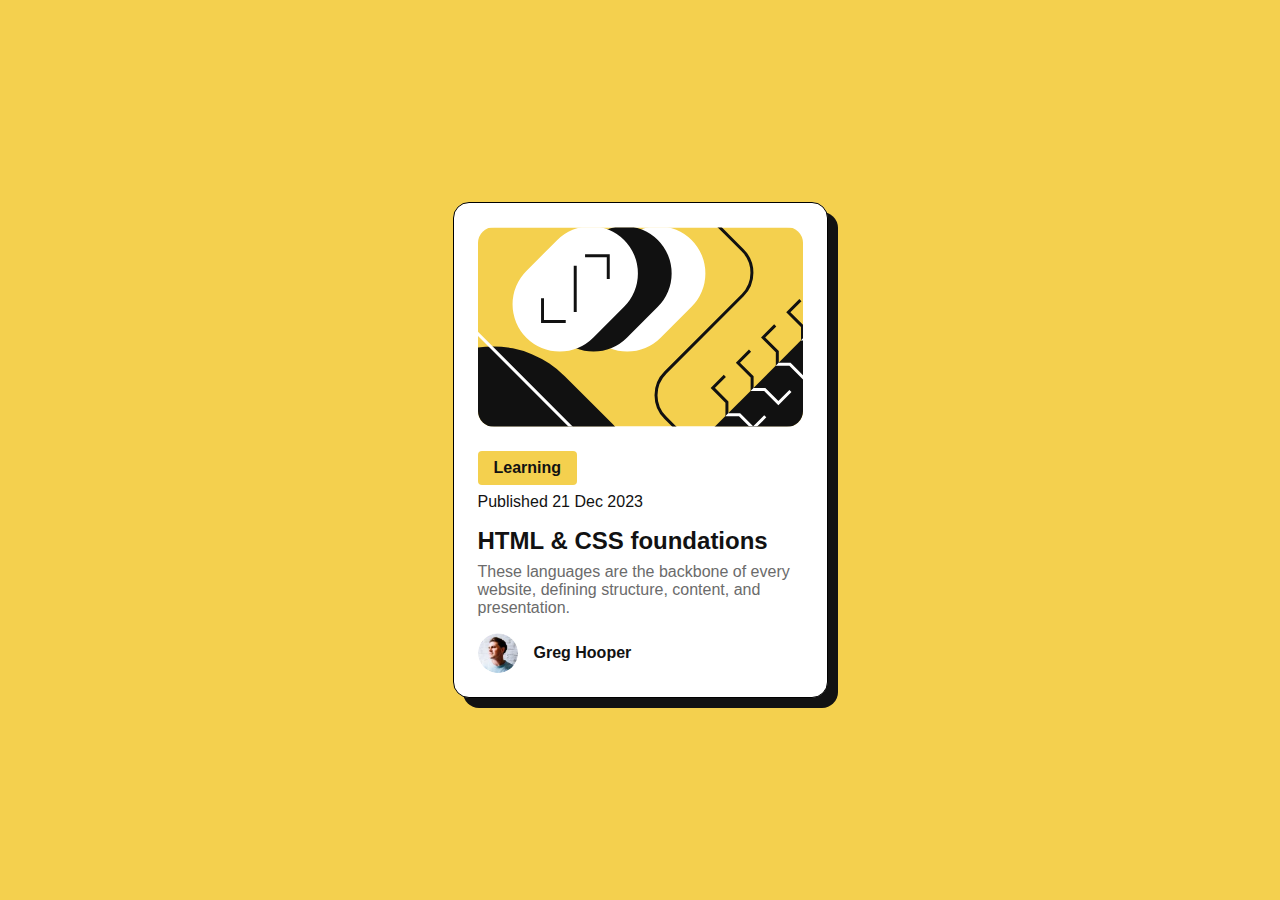
<file: blog-preview-card-main/index.html>
<!DOCTYPE html>
<html lang="en">
<head>
  <meta charset="UTF-8">
  <meta name="viewport" content="width=device-width, initial-scale=1.0">

  <link rel="icon" type="image/png" sizes="32x32" href="./assets/images/favicon-32x32.png">
  
  <title>Frontend Mentor | Blog preview card</title>
  <style>
    @font-face {
      font-family: 'Figtree', sans-serif;
      font-style: normal;
      font-weight: 500;
      src: url('./assets/fonts/Figtree/Figtree-Regular.ttf') format('truetype');
    }
    * {
      box-sizing: border-box;
      margin: 0;
      padding: 0;
    }
    .container {
      font-family: "Figtree", sans-serif;
      font-size: 16px;
      font-style: normal;
      background-color: hsl(47, 88%, 63%);
      width: 100%;
      height: 100vh;
      display: flex;
      justify-content: center;
      align-items: center;
    }
    .wrapper {
      width: 100%;
      max-width: 375px;
      display: flex;
      justify-content: center;
      align-items: center;
      background-color: hsl(0, 0%, 100%);
      padding: 1.5rem;
      border-radius: 16px;
      border: 1px solid black;
      box-shadow: 10px 10px 0px 0px hsl(0, 0%, 7%);
    }
    .card {

    }
    .card-thumbnail {
      width: 100%;
      height: 200px;
      border-radius: 16px;
      overflow: hidden;
    }
    .card-thumbnail img {
      width: 100%;
      height: 100%;
      object-fit: cover;
    }
    .card-content {
      padding-top: 1.5rem;
    }
    .card-header-btn {
      background-color: hsl(47, 88%, 63%);
      color: hsl(0, 0%, 7%);
      font-size: 16px;
      font-weight: 700;
      padding: 0.5rem 1rem;
      border-radius: 4px;
      border: none;
      cursor: pointer;
    }
    .card-header-date {
      margin-top: 0.5rem;
      font-size: 16px;
      color: hsl(0, 0%, 7%);
      font-weight: 500;
    }
    .card-body {
      margin-top: 1rem;
    }
    .card-title {
      font-size: 24px;
      font-weight: 700;
      color: hsl(0, 0%, 7%);
      cursor: pointer;
      transition: color 0.3s ease;
    }
    .card-title:hover {
      color: hsl(47, 88%, 63%);
    }
    .card-description {
      margin-top: 0.5rem;
      font-size: 16px;
      color: hsl(0, 0%, 42%);
      font-weight: 500;
    }
    .card-footer {
      display: flex;
      align-items: center;
      margin-top: 1rem;
    }
    .card-footer-hero-image {
      width: 40px;
      height: 40px;
      border-radius: 50%;
      overflow: hidden;
    }
    .card-footer-hero-image img {
      width: 100%;
      height: 100%;
      object-fit: cover;
    }
    .card-footer-hero-name {
      margin-left: 1rem;
      font-size: 16px;
      color: hsl(0, 0%, 7%);
      font-weight: 700;
    }
  </style>
</head>
<body>
  <div class="container">
    <div class="wrapper">
      <div class="card">
        <div class="card-thumbnail">
          <img src="./assets/images/illustration-article.svg" alt="card thumbnail">
        </div>
        <div class="card-content">
          <div class="card-header">
            <button class="card-header-btn">
              Learning
            </button>
            <div class="card-header-date">
              <p>Published 21 Dec 2023</p>
          </div>
          </div>
          <div class="card-body">
            <h2 class="card-title">
              HTML & CSS foundations
            </h2>
            <p class="card-description">
              These languages are the backbone of every website, defining structure, content, and presentation.
            </p>
          </div>
          <div class="card-footer">
            <div class="card-footer-hero-image">
              <img src="./assets/images/image-avatar.webp" alt="image avatar">
            </div>
            <div class="card-footer-hero-name">
              <p>Greg Hooper</p>
            </div>
          </div>
        </div>
      </div>
    </div>
  </div>
  
</body>
</html>
</file>
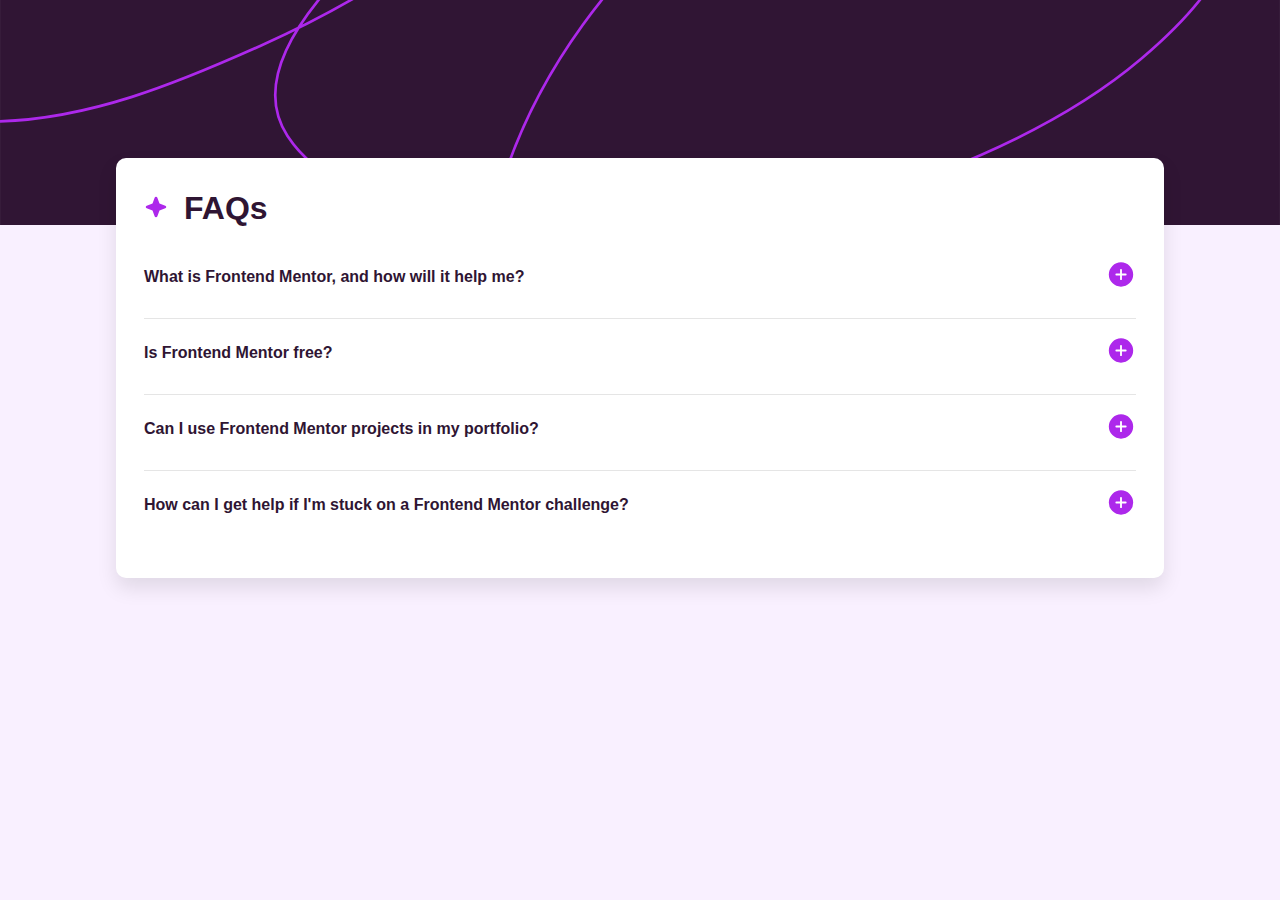
<file: faq-accordion-main/index.html>
<!DOCTYPE html>
<html lang="en">
<head>
  <meta charset="UTF-8">
  <meta name="viewport" content="width=device-width, initial-scale=1.0"> <!-- displays site properly based on user's device -->

  <link rel="icon" type="image/png" sizes="32x32" href="./assets/images/favicon-32x32.png">
  
  <title>Frontend Mentor | FAQ accordion</title>

  <!-- Feel free to remove these styles or customise in your own stylesheet 👍 -->
   <style>
    @font-face {
      font-family: 'Work Sans', sans-serif;
      font-style: normal;
      font-weight: 500;
      src: url('./assets/fonts/WorkSans-VariableFont_wght.ttf') format('truetype');
    }
    * {
      box-sizing: border-box;
      margin: 0;
      padding: 0;
      font-family: 'Work Sans', sans-serif;
      font-size: 16px;
    }
    .container {
      background-color: hsl(275, 100%, 97%);
      width: 100%;
      height: 100vh;
      position: relative;
      margin: auto;
    }
    .page-thumbnail {
      background-image: url('./assets/images/background-pattern-desktop.svg');
      background-repeat: no-repeat;
      background-size: cover;
      background-position: center;
      width: 100%;
      height: 25%;
      position: absolute;
      z-index: 1;
      top: 0;
      display: flex;
      justify-content: center;
      align-items: center;
    }
    @media screen and (max-width: 768px) {
      .page-thumbnail {
        background-image: url('./assets/images/background-pattern-mobile.svg');
        height: 20%;
      }
    }
    .wrapper {
      display: flex;
      position: relative;
      justify-content: center;
      z-index: 5;
      top: 150px;
      margin: auto;
      min-width: 365px;
      max-width: 1080px;
      padding: 8px 16px;
    }
    .content-box {
      background: hsl(0, 100%, 100%);
      width: 100%;
      border-radius: 10px;
      box-shadow: 0px 10px 20px hsl(0, 0%, 0%, 0.1);
      padding: 32px 28px;
    }
    .content-box-header {
      display: flex;
      align-items: center;
      gap: 16px;
    }
    .content-box-header-icon img {
      width: 24px;
      height: 24px;
    }
    .content-box-header-title {
      font-size: 32px;
      font-weight: 700;
      color: hsl(292, 42%, 14%);
    }
    .content-box-body {
      display: flex;
      flex-direction: column;
      gap: 16px;
    }
    .faq-item {
      background: hsl(0, 0%, 100%);
      border-bottom: 1px solid hsl(0, 0%, 0%, 0.1);
      padding-bottom: 16px;
    }
    .faq-item:first-child {
      margin-top: 32px;
    }
    .faq-item:last-child {
      border-bottom: none;
    }
    .faq-header {
      display: flex;
      justify-content: space-between;
      align-items: center;
      cursor: pointer;
      gap: 16px;
      padding-bottom: 8px;
      color: hsl(292, 42%, 14%);
      transition: ease 0.3s color;
    }
    .faq-header:hover {
      color: #AD28EB;
    }
    .faq-body {
      text-align: justify;
      color: hsl(292, 16%, 49%);
      max-height: 0;
      overflow: hidden;
      transition: ease 0.35s max-height;
  }
</style>
</head>
<body>
  <div class="container">
    <div class="wrapper">
      <div class="content-box">
        <div class="content-box-header">
          <div class="content-box-header-icon">
            <img src="./assets/images/icon-star.svg" alt="star icon">
          </div>
          <h1 class="content-box-header-title">FAQs</h1>
        </div>
        <div class="content-box-body">
          <div class="faq-item" id="1">
            <div class="faq-header">
              <h2 class="faq-title">What is Frontend Mentor, and how will it help me?</h2>
              <div class="faq-toggle">
                <img src="./assets/images/icon-plus.svg" alt="navigate icon">
              </div>
            </div>
            <div class="faq-body">
              <p>
                Frontend Mentor offers realistic coding 
                challenges to help developers improve
                their frontend coding skills with
                projects in HTML, CSS, and JavaScript.
                It's suitable for all levels and ideal for portfolio building.
              </p>
            </div>
          </div>
          <div class="faq-item" id="2">
            <div class="faq-header">
              <h2 class="faq-title">Is Frontend Mentor free?</h2>
              <div class="faq-toggle">
                <img src="./assets/images/icon-plus.svg" alt="navigate icon">
              </div>
            </div>
            <div class="faq-body">
              <p>
                Yes, Frontend Mentor offers both free and premium coding challenges, with the free option providing access to a range of projects suitable for all skill levels.
              </p>
            </div>
          </div>
          <div class="faq-item" id="3">
            <div class="faq-header">
              <h2 class="faq-title">  Can I use Frontend Mentor projects in my portfolio?</h2>
              <div class="faq-toggle">
                <img src="./assets/images/icon-plus.svg" alt="navigate icon">
              </div>
            </div>
            <div class="faq-body">
              <p>
                Yes, you can use projects completed on Frontend Mentor in your portfolio. It's an excellent way to showcase your skills to potential employers!
              </p>
            </div>
          </div>
          <div class="faq-item" id="4">
            <div class="faq-header">
              <h2 class="faq-title">  How can I get help if I'm stuck on a Frontend Mentor challenge?</h2>
              <div class="faq-toggle">
                <img src="./assets/images/icon-plus.svg" alt="navigate icon">
              </div>
            </div>
            <div class="faq-body">
              <p>
                The best place to get help is inside Frontend Mentor's Discord community. There's a help channel where you can ask questions and seek support from other community members.
              </p>
            </div>
          </div>
        </div>
      </div>
    </div>
    <div class="page-thumbnail"></div>
  </div>
  <script>
    const faqItems = document.querySelectorAll('.faq-item');
    faqItems.forEach(item => {
      const faqHeader = item.querySelector('.faq-header');
      const faqBody = item.querySelector('.faq-body');
      const faqToggle = item.querySelector('.faq-toggle img');

      faqHeader.addEventListener('click', () => {
        faqBody.classList.toggle('active');
        if (faqBody.classList.contains('active')) {
          faqBody.style.maxHeight = '200px';
          faqToggle.src = './assets/images/icon-minus.svg';
        } else {
          faqBody.style.maxHeight = '0';
          faqToggle.src = './assets/images/icon-plus.svg';
        }
      });
    });
  </script>
</body>
</html>
</file>
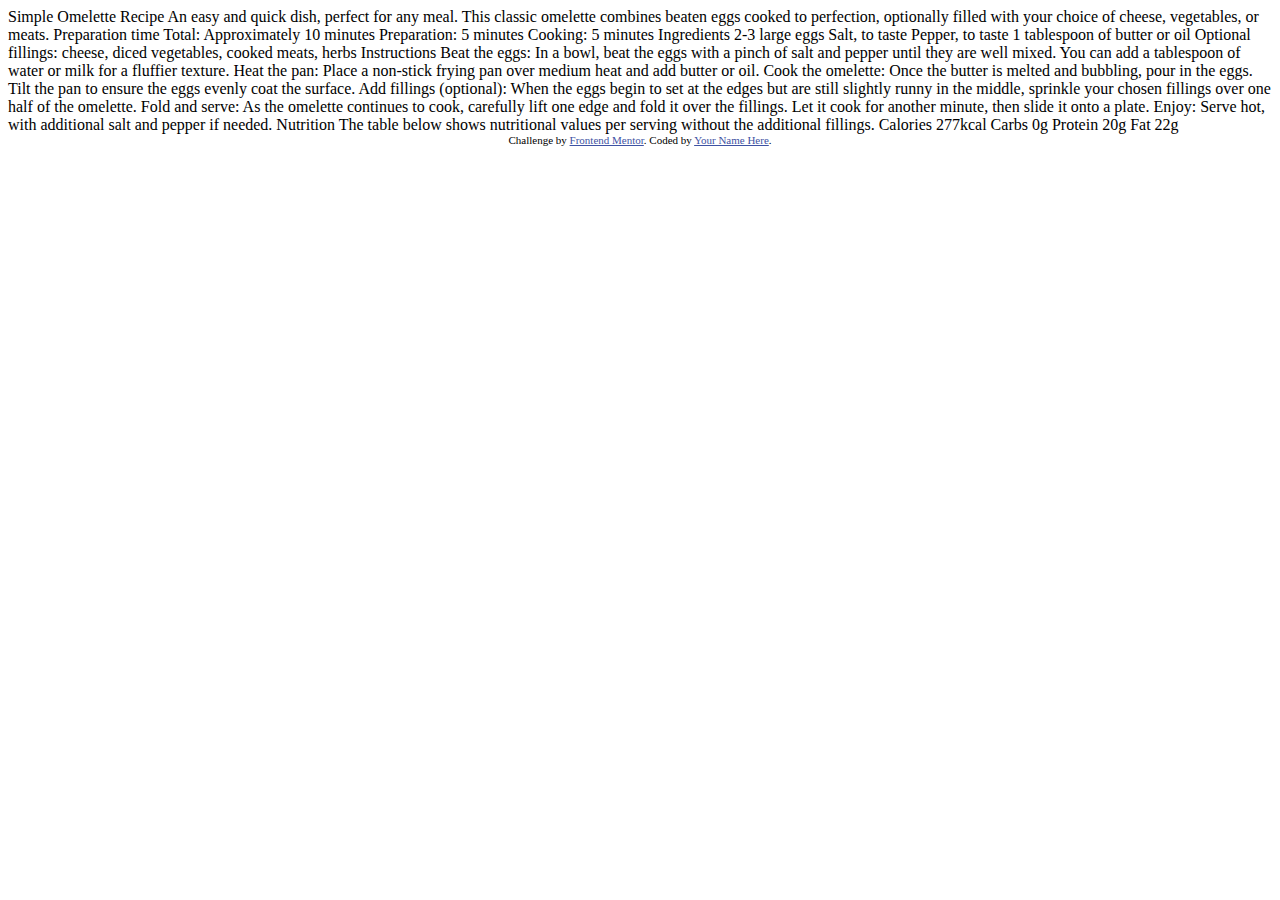
<file: recipe-page-main/index.html>
<!DOCTYPE html>
<html lang="en">
<head>
  <meta charset="UTF-8">
  <meta name="viewport" content="width=device-width, initial-scale=1.0"> <!-- displays site properly based on user's device -->

  <link rel="icon" type="image/png" sizes="32x32" href="./assets/images/favicon-32x32.png">
  
  <title>Frontend Mentor | Recipe page</title>

  <!-- Feel free to remove these styles or customise in your own stylesheet 👍 -->
  <style>
    .attribution { font-size: 11px; text-align: center; }
    .attribution a { color: hsl(228, 45%, 44%); }
  </style>
</head>
<body>

  Simple Omelette Recipe

  An easy and quick dish, perfect for any meal. This classic omelette combines beaten eggs cooked 
  to perfection, optionally filled with your choice of cheese, vegetables, or meats.

  Preparation time

  Total: Approximately 10 minutes
  Preparation: 5 minutes
  Cooking: 5 minutes

  Ingredients

  2-3 large eggs
  Salt, to taste
  Pepper, to taste
  1 tablespoon of butter or oil
  Optional fillings: cheese, diced vegetables, cooked meats, herbs

  Instructions

  Beat the eggs: In a bowl, beat the eggs with a pinch of salt and pepper until they are well mixed. 
  You can add a tablespoon of water or milk for a fluffier texture.

  Heat the pan: Place a non-stick frying pan over medium heat and add butter or oil.

  Cook the omelette: Once the butter is melted and bubbling, pour in the eggs. Tilt the pan to ensure 
  the eggs evenly coat the surface.

  Add fillings (optional): When the eggs begin to set at the edges but are still slightly runny in the 
  middle, sprinkle your chosen fillings over one half of the omelette.

  Fold and serve: As the omelette continues to cook, carefully lift one edge and fold it over the 
  fillings. Let it cook for another minute, then slide it onto a plate.

  Enjoy: Serve hot, with additional salt and pepper if needed.

  Nutrition

  The table below shows nutritional values per serving without the additional fillings.

  Calories
  277kcal

  Carbs
  0g

  Protein
  20g

  Fat
  22g
  
  <div class="attribution">
    Challenge by <a href="https://www.frontendmentor.io?ref=challenge" target="_blank">Frontend Mentor</a>. 
    Coded by <a href="#">Your Name Here</a>.
  </div>
</body>
</html>
</file>
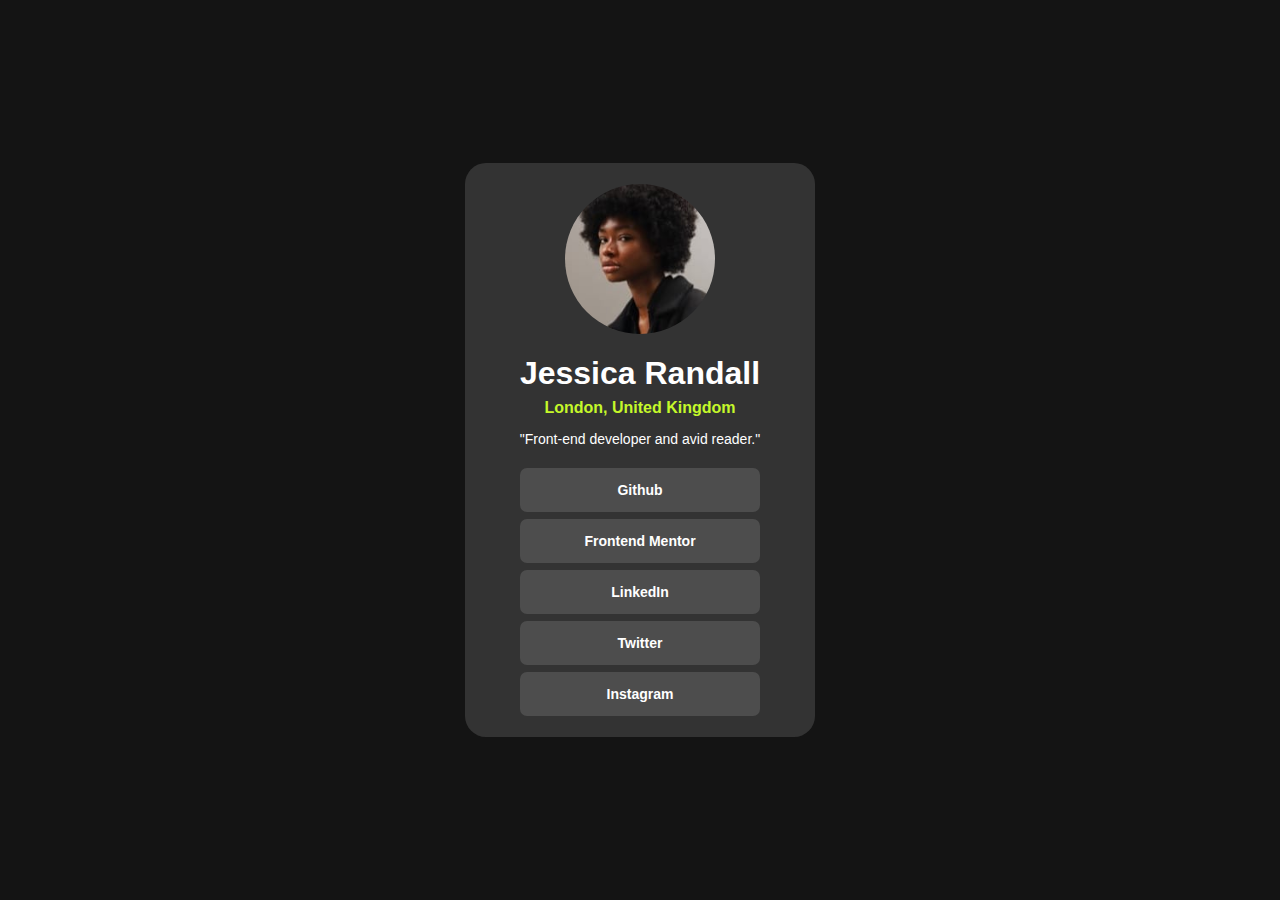
<file: social-links-profile-main/index.html>
<!DOCTYPE html>
<html lang="en">
<head>
  <meta charset="UTF-8">
  <meta name="viewport" content="width=device-width, initial-scale=1.0"> <!-- displays site properly based on user's device -->

  <link rel="icon" type="image/png" sizes="32x32" href="./assets/images/favicon-32x32.png">
  
  <title>Frontend Mentor | Social links profile</title>

  <style>
    * {
      box-sizing: border-box;
      margin: 0;
      padding: 0;
      font-family: 'Inter', sans-serif;
      font-size: 14px;
      src: url('./assets/fonts/Inter.ttf') format('truetype');
    }
    .wrapper {
      background-color: hsl(0, 0%, 8%);
      width: 100%;
      height: 100vh;
      display: flex;
      justify-content: center;
      align-items: center;
    }
    .card {
      background-color: hsl(0, 0%, 20%);
      padding: 1.5rem 2.75rem;
      border-radius: 1.5rem;
      display: flex;
      flex-direction: column;
      align-items: center;
      width: 350px;
      text-align: center;
    }
    .card_image {
      width: 150px;
      height: 150px;
      margin-bottom: 1.5rem;
    }
    .card_image img {
      border-radius: 50%;
      width: 100%;
      height: auto;
    }
    .card_hero_name {
      margin-bottom: 1rem;
    }
    .card_hero_name h1 {
      color: hsl(0, 0%, 100%);
      font-size: 32px;
      font-weight: 700;
      margin-bottom: .5rem;
    }
    .card_hero_name p {
      color: hsl(75, 94%, 57%);
      font-size: 16px;
      font-weight: 600;
    }
    .card_hero_title {
      margin-bottom: 1.5rem;
    }
    .card_hero_title h2 {
      color: hsl(0, 0%, 100%);
      font-size: 14px;
      font-weight: 400;
      margin-bottom: .5rem;
    }
    .card_hero_social {
      display: flex;
      flex-direction: column;
      width: 100%;
      gap: 0.5rem;
    }
    .card_hero_social_item {
      text-decoration: none;
      color: hsl(0, 0%, 100%);
      display: block;
      padding: 1rem 0.25rem;
      border-radius: 0.5rem;
      background-color: hsl(0, 0%, 30%);
      font-weight: 700;
      transition: background-color 0.3s ease;
    }
    .card_hero_social_item:hover {
      background-color: hsl(75, 94%, 57%);
      color: hsl(0, 0%, 20%);
    }
</style>
</head>
<body>
  <div class="wrapper">
    <div class="card">
      <div class="card_image">
        <img src="./assets/images/avatar-jessica.jpeg" alt="Jessica Randall" class="card_image">
      </div>
      <div class="card_hero">
        <div class="card_hero_name">
          <h1>Jessica Randall</h1>
          <p>London, United Kingdom</p>
        </div>
        <div class="card_hero_title">
          <h2>"Front-end developer and avid reader."</h2>
        </div>
        <div class="card_hero_social">
          <a href="#" class="card_hero_social_item">
            Github
          </a>
          <a href="#" class="card_hero_social_item">
            Frontend Mentor
          </a>
          <a href="#" class="card_hero_social_item">
            LinkedIn
          </a>
          <a href="#" class="card_hero_social_item">
            Twitter
          </a>
          <a href="#" class="card_hero_social_item">
            Instagram
          </a>
        </div>
      </div>
    </div>
  </div>
</body>
</html>
</file>
